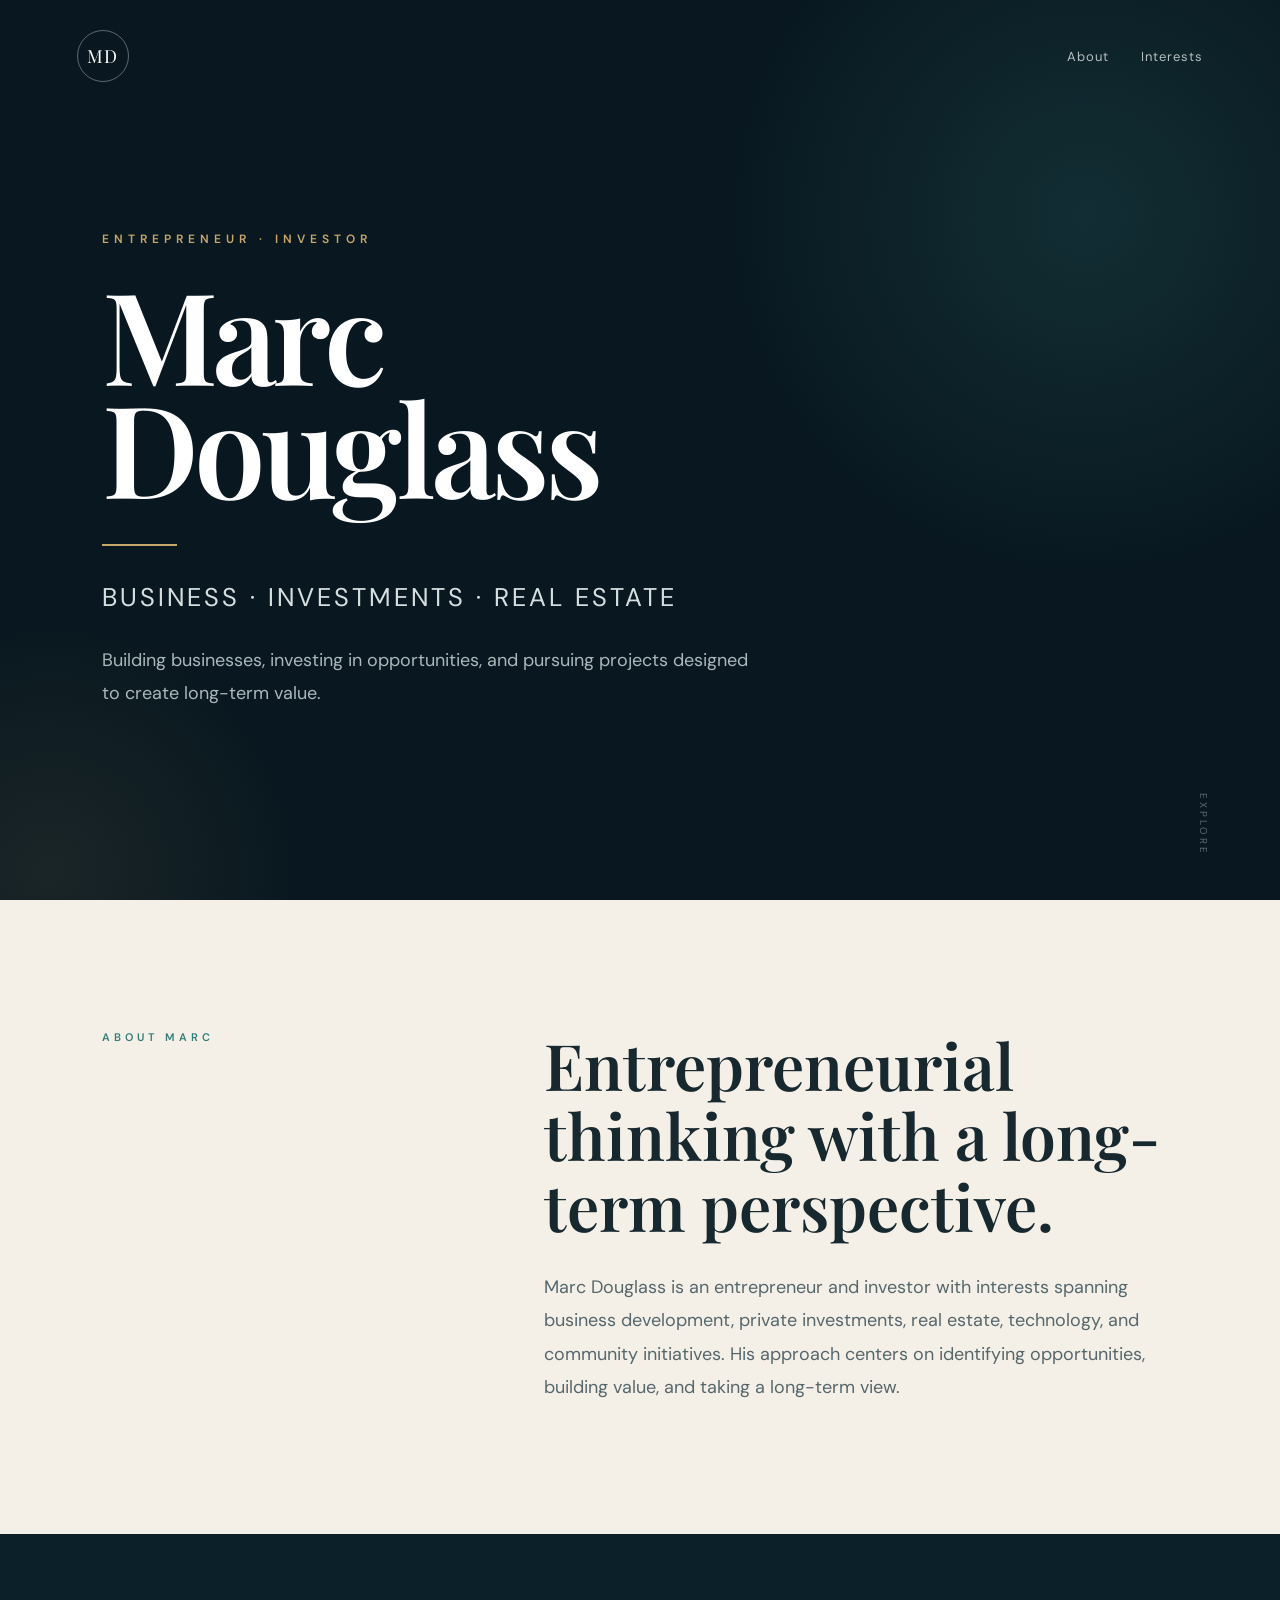
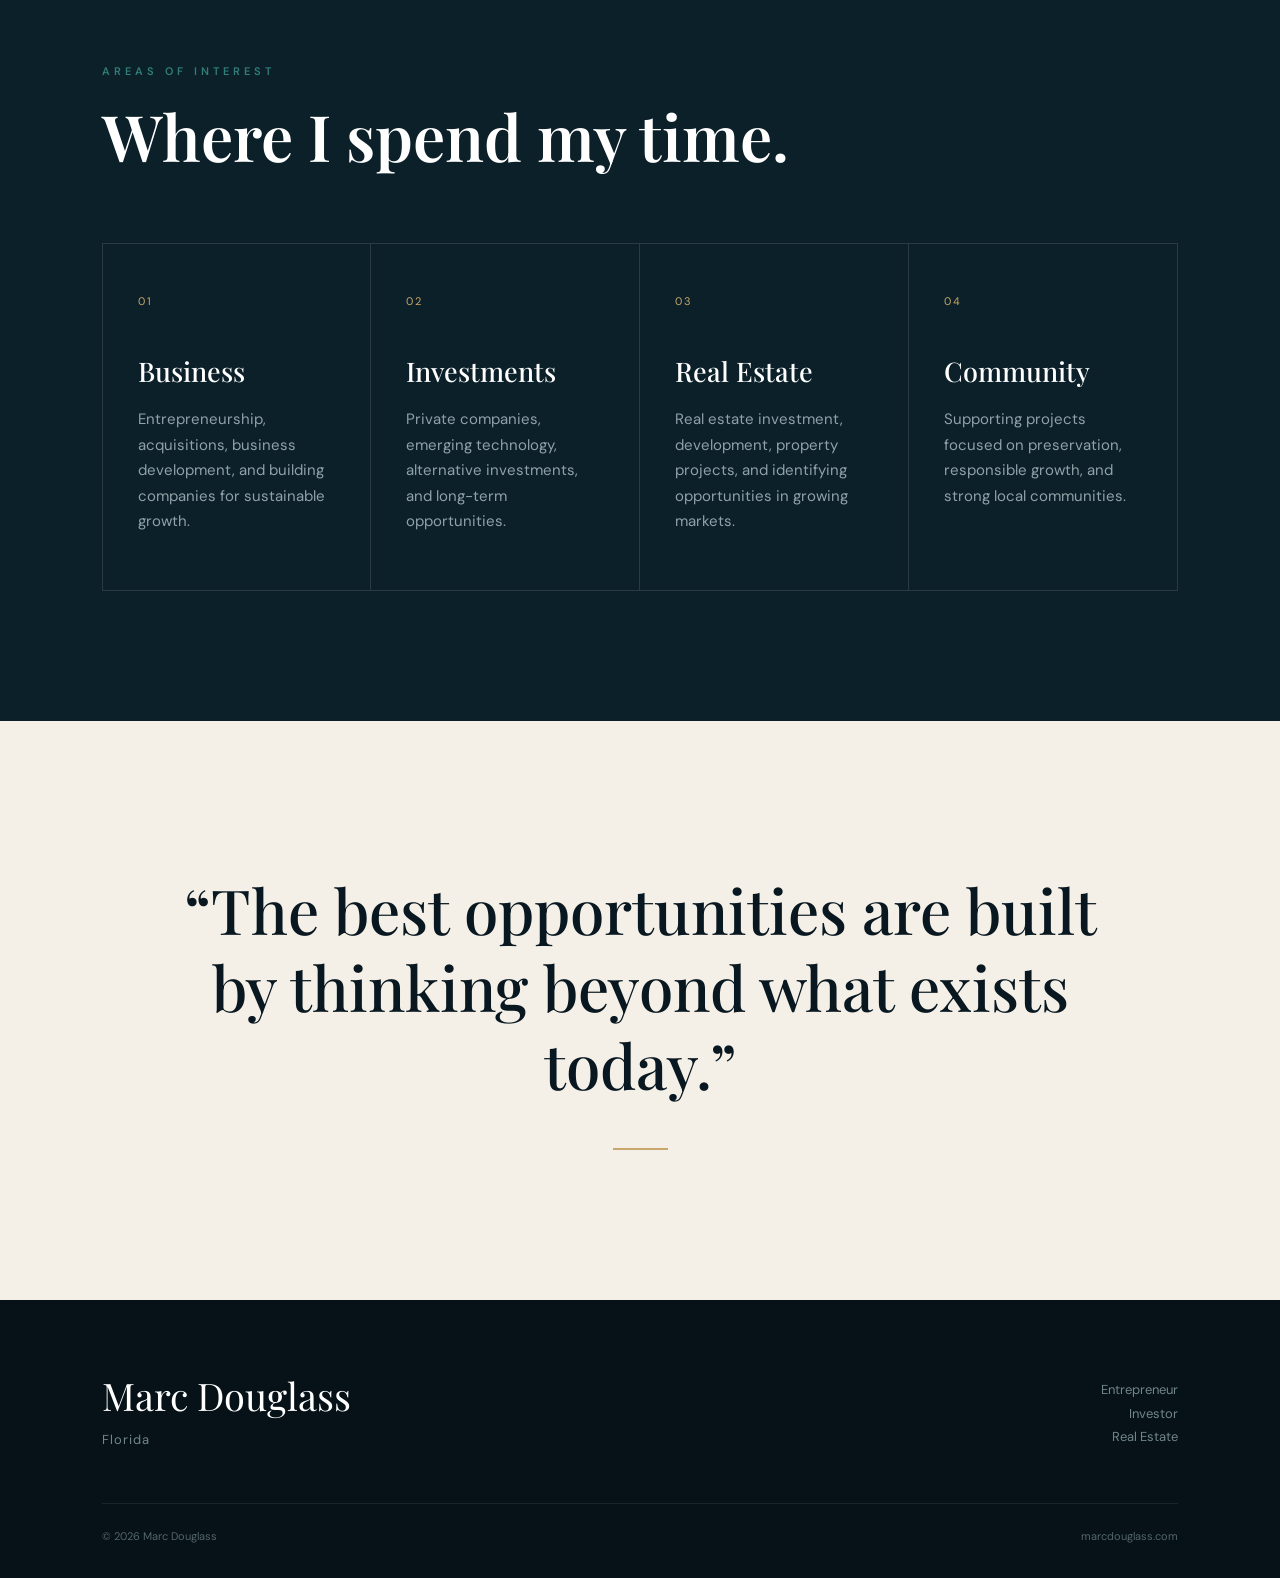
<file: index.html>
<!DOCTYPE html>
<html lang="en">
<head>
    <meta charset="UTF-8">
    <meta name="viewport" content="width=device-width, initial-scale=1.0">

    <!-- SEO -->
    <title>Marc Douglass | Entrepreneur, Investor & Real Estate</title>

    <meta name="description" content="Marc Douglass is an entrepreneur and investor focused on business development, private investments, real estate, technology, and community initiatives.">

    <meta name="robots" content="index, follow">

    <link rel="canonical" href="https://marcdouglass.com/">

    <!-- FAVICON -->
    <link rel="icon" type="image/png" href="/favicon.png">
    <link rel="apple-touch-icon" href="/apple-touch-icon.png">

    <!-- OPEN GRAPH / FACEBOOK / LINKEDIN -->
    <meta property="og:type" content="website">
    <meta property="og:title" content="Marc Douglass | Entrepreneur & Investor">
    <meta property="og:description" content="Entrepreneur and investor with interests spanning business, private investments, real estate, technology, and community initiatives.">
    <meta property="og:url" content="https://marcdouglass.com/">
    <meta property="og:site_name" content="Marc Douglass">

    <!-- X / TWITTER -->
    <meta name="twitter:card" content="summary">
    <meta name="twitter:title" content="Marc Douglass | Entrepreneur & Investor">
    <meta name="twitter:description" content="Business · Investments · Real Estate">

    <!-- STRUCTURED DATA -->
    <script type="application/ld+json">
    {
        "@context": "https://schema.org",
        "@type": "Person",
        "name": "Marc Douglass",
        "url": "https://marcdouglass.com/",
        "jobTitle": "Entrepreneur and Investor",
        "description": "Entrepreneur and investor with interests in business development, private investments, real estate, technology, and community initiatives."
    }
    </script>

    <!-- FONTS -->
    <link rel="preconnect" href="https://fonts.googleapis.com">
    <link rel="preconnect" href="https://fonts.gstatic.com" crossorigin>
    <link href="https://fonts.googleapis.com/css2?family=DM+Sans:wght@400;500;600&family=Playfair+Display:wght@500;600;700&display=swap" rel="stylesheet">

    <style>
        :root {
            --navy: #091820;
            --navy-light: #102832;
            --teal: #317d7a;
            --gold: #c8a76a;
            --cream: #f4f0e8;
            --muted: #aab8bc;
            --line: rgba(255,255,255,.12);
        }

        * {
            box-sizing: border-box;
            margin: 0;
            padding: 0;
        }

        html {
            scroll-behavior: smooth;
        }

        body {
            font-family: "DM Sans", sans-serif;
            background: var(--navy);
            color: white;
            overflow-x: hidden;
        }

        /* NAVIGATION */

        nav {
            position: absolute;
            top: 0;
            left: 0;
            width: 100%;
            z-index: 20;
            display: flex;
            justify-content: space-between;
            align-items: center;
            padding: 30px 6%;
        }

        .logo {
            width: 52px;
            height: 52px;
            border: 1px solid rgba(255,255,255,.35);
            border-radius: 50%;
            display: flex;
            align-items: center;
            justify-content: center;
            font-family: "Playfair Display", serif;
            font-size: 18px;
            letter-spacing: 1px;
        }

        .nav-links {
            display: flex;
            gap: 32px;
        }

        .nav-links a {
            color: rgba(255,255,255,.7);
            text-decoration: none;
            font-size: 13px;
            letter-spacing: 1px;
            transition: .25s;
        }

        .nav-links a:hover {
            color: white;
        }

        /* HERO */

        .hero {
            min-height: 100vh;
            display: flex;
            align-items: center;
            position: relative;
            padding: 140px 8% 100px;
            overflow: hidden;
        }

        .hero::before {
            content: "";
            position: absolute;
            width: 750px;
            height: 750px;
            border-radius: 50%;
            background: radial-gradient(
                circle,
                rgba(49,125,122,.22),
                transparent 68%
            );
            right: -180px;
            top: -160px;
        }

        .hero::after {
            content: "";
            position: absolute;
            width: 500px;
            height: 500px;
            border-radius: 50%;
            background: radial-gradient(
                circle,
                rgba(200,167,106,.09),
                transparent 70%
            );
            left: -200px;
            bottom: -220px;
        }

        .hero-content {
            position: relative;
            z-index: 2;
            max-width: 1050px;
        }

        .eyebrow {
            color: var(--gold);
            text-transform: uppercase;
            letter-spacing: 5px;
            font-size: 12px;
            font-weight: 600;
            margin-bottom: 30px;
        }

        h1 {
            font-family: "Playfair Display", serif;
            font-size: clamp(65px, 10vw, 130px);
            line-height: .88;
            letter-spacing: -5px;
            font-weight: 600;
        }

        .hero-line {
            width: 75px;
            height: 2px;
            background: var(--gold);
            margin: 42px 0 35px;
        }

        .hero-tagline {
            font-size: clamp(19px, 2vw, 27px);
            letter-spacing: 3px;
            text-transform: uppercase;
            font-weight: 400;
            color: #d6dedf;
        }

        .hero-description {
            margin-top: 30px;
            max-width: 650px;
            font-size: 18px;
            line-height: 1.8;
            color: var(--muted);
        }

        .scroll {
            position: absolute;
            bottom: 38px;
            right: 6%;
            font-size: 10px;
            text-transform: uppercase;
            letter-spacing: 3px;
            color: rgba(255,255,255,.35);
            transform: rotate(90deg);
            transform-origin: right;
        }

        /* ABOUT */

        .intro {
            background: var(--cream);
            color: #17282f;
            padding: 130px 8%;
        }

        .intro-grid {
            max-width: 1200px;
            margin: auto;
            display: grid;
            grid-template-columns: .7fr 1.3fr;
            gap: 100px;
            align-items: start;
        }

        .section-label {
            color: var(--teal);
            text-transform: uppercase;
            letter-spacing: 4px;
            font-size: 11px;
            font-weight: 600;
        }

        .intro h2 {
            font-family: "Playfair Display", serif;
            font-size: clamp(40px, 5vw, 66px);
            line-height: 1.1;
            font-weight: 600;
            margin-bottom: 30px;
        }

        .intro p {
            font-size: 18px;
            line-height: 1.85;
            color: #56676c;
            max-width: 700px;
        }

        /* INTERESTS */

        .interests {
            padding: 130px 8%;
            background: #0c2029;
        }

        .section-header {
            max-width: 1200px;
            margin: 0 auto 65px;
        }

        .section-header h2 {
            font-family: "Playfair Display", serif;
            font-size: clamp(42px, 5vw, 65px);
            margin-top: 15px;
            font-weight: 600;
        }

        .cards {
            max-width: 1200px;
            margin: auto;
            display: grid;
            grid-template-columns: repeat(4, 1fr);
            border-top: 1px solid var(--line);
            border-bottom: 1px solid var(--line);
        }

        .card {
            padding: 50px 35px 55px;
            border-right: 1px solid var(--line);
            transition: background .3s, transform .3s;
        }

        .card:first-child {
            border-left: 1px solid var(--line);
        }

        .card:hover {
            background: rgba(255,255,255,.04);
            transform: translateY(-4px);
        }

        .number {
            color: var(--gold);
            font-size: 11px;
            letter-spacing: 2px;
            margin-bottom: 45px;
        }

        .card h3 {
            font-family: "Playfair Display", serif;
            font-size: 27px;
            margin-bottom: 18px;
            font-weight: 500;
        }

        .card p {
            color: #8fa2a8;
            line-height: 1.7;
            font-size: 15px;
        }

        /* STATEMENT */

        .statement {
            background: var(--cream);
            color: var(--navy);
            padding: 150px 8%;
            text-align: center;
        }

        .statement-inner {
            max-width: 950px;
            margin: auto;
        }

        .statement blockquote {
            font-family: "Playfair Display", serif;
            font-size: clamp(37px, 5vw, 62px);
            line-height: 1.25;
            font-weight: 500;
        }

        .statement-line {
            width: 55px;
            height: 2px;
            background: var(--gold);
            margin: 45px auto 0;
        }

        /* FOOTER */

        footer {
            background: #071218;
            padding: 70px 8% 35px;
        }

        .footer-main {
            max-width: 1200px;
            margin: auto;
            display: flex;
            justify-content: space-between;
            align-items: flex-end;
            padding-bottom: 55px;
        }

        .footer-name {
            font-family: "Playfair Display", serif;
            font-size: 38px;
        }

        .footer-location {
            margin-top: 10px;
            color: #71858c;
            font-size: 13px;
            letter-spacing: 1px;
        }

        .footer-tag {
            text-align: right;
            color: #71858c;
            font-size: 13px;
            line-height: 1.8;
        }

        .footer-bottom {
            max-width: 1200px;
            margin: auto;
            padding-top: 25px;
            border-top: 1px solid rgba(255,255,255,.08);
            display: flex;
            justify-content: space-between;
            color: #53656b;
            font-size: 11px;
        }

        /* ANIMATION */

        @keyframes fadeUp {
            from {
                opacity: 0;
                transform: translateY(25px);
            }

            to {
                opacity: 1;
                transform: translateY(0);
            }
        }

        .hero-content > * {
            animation: fadeUp .8s ease both;
        }

        .hero-content h1 {
            animation-delay: .1s;
        }

        .hero-line {
            animation-delay: .2s;
        }

        .hero-tagline {
            animation-delay: .3s;
        }

        .hero-description {
            animation-delay: .4s;
        }

        /* MOBILE */

        @media (max-width: 900px) {

            .nav-links {
                display: none;
            }

            h1 {
                letter-spacing: -3px;
            }

            .intro-grid {
                grid-template-columns: 1fr;
                gap: 35px;
            }

            .cards {
                grid-template-columns: 1fr 1fr;
            }

            .footer-main {
                flex-direction: column;
                align-items: flex-start;
                gap: 30px;
            }

            .footer-tag {
                text-align: left;
            }
        }

        @media (max-width: 600px) {

            nav {
                padding: 25px;
            }

            .hero {
                padding: 130px 25px 90px;
            }

            h1 {
                font-size: 65px;
                letter-spacing: -2px;
            }

            .hero-tagline {
                font-size: 16px;
                letter-spacing: 2px;
            }

            .intro,
            .interests,
            .statement {
                padding: 90px 25px;
            }

            .cards {
                grid-template-columns: 1fr;
            }

            .card,
            .card:first-child {
                border-left: 1px solid var(--line);
                border-right: 1px solid var(--line);
                border-bottom: 1px solid var(--line);
            }

            .footer-bottom {
                flex-direction: column;
                gap: 10px;
            }

            .scroll {
                display: none;
            }
        }
    </style>
</head>

<body>

<nav>
    <div class="logo">MD</div>

    <div class="nav-links">
        <a href="#about">About</a>
        <a href="#interests">Interests</a>
    </div>
</nav>


<section class="hero">

    <div class="hero-content">

        <div class="eyebrow">
            Entrepreneur · Investor
        </div>

        <h1>
            Marc<br>
            Douglass
        </h1>

        <div class="hero-line"></div>

        <div class="hero-tagline">
            Business · Investments · Real Estate
        </div>

        <p class="hero-description">
            Building businesses, investing in opportunities, and pursuing
            projects designed to create long-term value.
        </p>

    </div>

    <div class="scroll">Explore</div>

</section>


<section class="intro" id="about">

    <div class="intro-grid">

        <div>
            <div class="section-label">About Marc</div>
        </div>

        <div>

            <h2>
                Entrepreneurial thinking with a long-term perspective.
            </h2>

            <p>
                Marc Douglass is an entrepreneur and investor with interests
                spanning business development, private investments, real estate,
                technology, and community initiatives. His approach centers on
                identifying opportunities, building value, and taking a
                long-term view.
            </p>

        </div>

    </div>

</section>


<section class="interests" id="interests">

    <div class="section-header">

        <div class="section-label">
            Areas of Interest
        </div>

        <h2>
            Where I spend my time.
        </h2>

    </div>

    <div class="cards">

        <div class="card">

            <div class="number">01</div>

            <h3>Business</h3>

            <p>
                Entrepreneurship, acquisitions, business development,
                and building companies for sustainable growth.
            </p>

        </div>


        <div class="card">

            <div class="number">02</div>

            <h3>Investments</h3>

            <p>
                Private companies, emerging technology, alternative
                investments, and long-term opportunities.
            </p>

        </div>


        <div class="card">

            <div class="number">03</div>

            <h3>Real Estate</h3>

            <p>
                Real estate investment, development, property projects,
                and identifying opportunities in growing markets.
            </p>

        </div>


        <div class="card">

            <div class="number">04</div>

            <h3>Community</h3>

            <p>
                Supporting projects focused on preservation,
                responsible growth, and strong local communities.
            </p>

        </div>

    </div>

</section>


<section class="statement">

    <div class="statement-inner">

        <blockquote>
            “The best opportunities are built by thinking beyond
            what exists today.”
        </blockquote>

        <div class="statement-line"></div>

    </div>

</section>


<footer>

    <div class="footer-main">

        <div>

            <div class="footer-name">
                Marc Douglass
            </div>

            <div class="footer-location">
                Florida
            </div>

        </div>

        <div class="footer-tag">
            Entrepreneur<br>
            Investor<br>
            Real Estate
        </div>

    </div>


    <div class="footer-bottom">

        <span>
            © 2026 Marc Douglass
        </span>

        <span>
            marcdouglass.com
        </span>

    </div>

</footer>

</body>
</html>
</file>
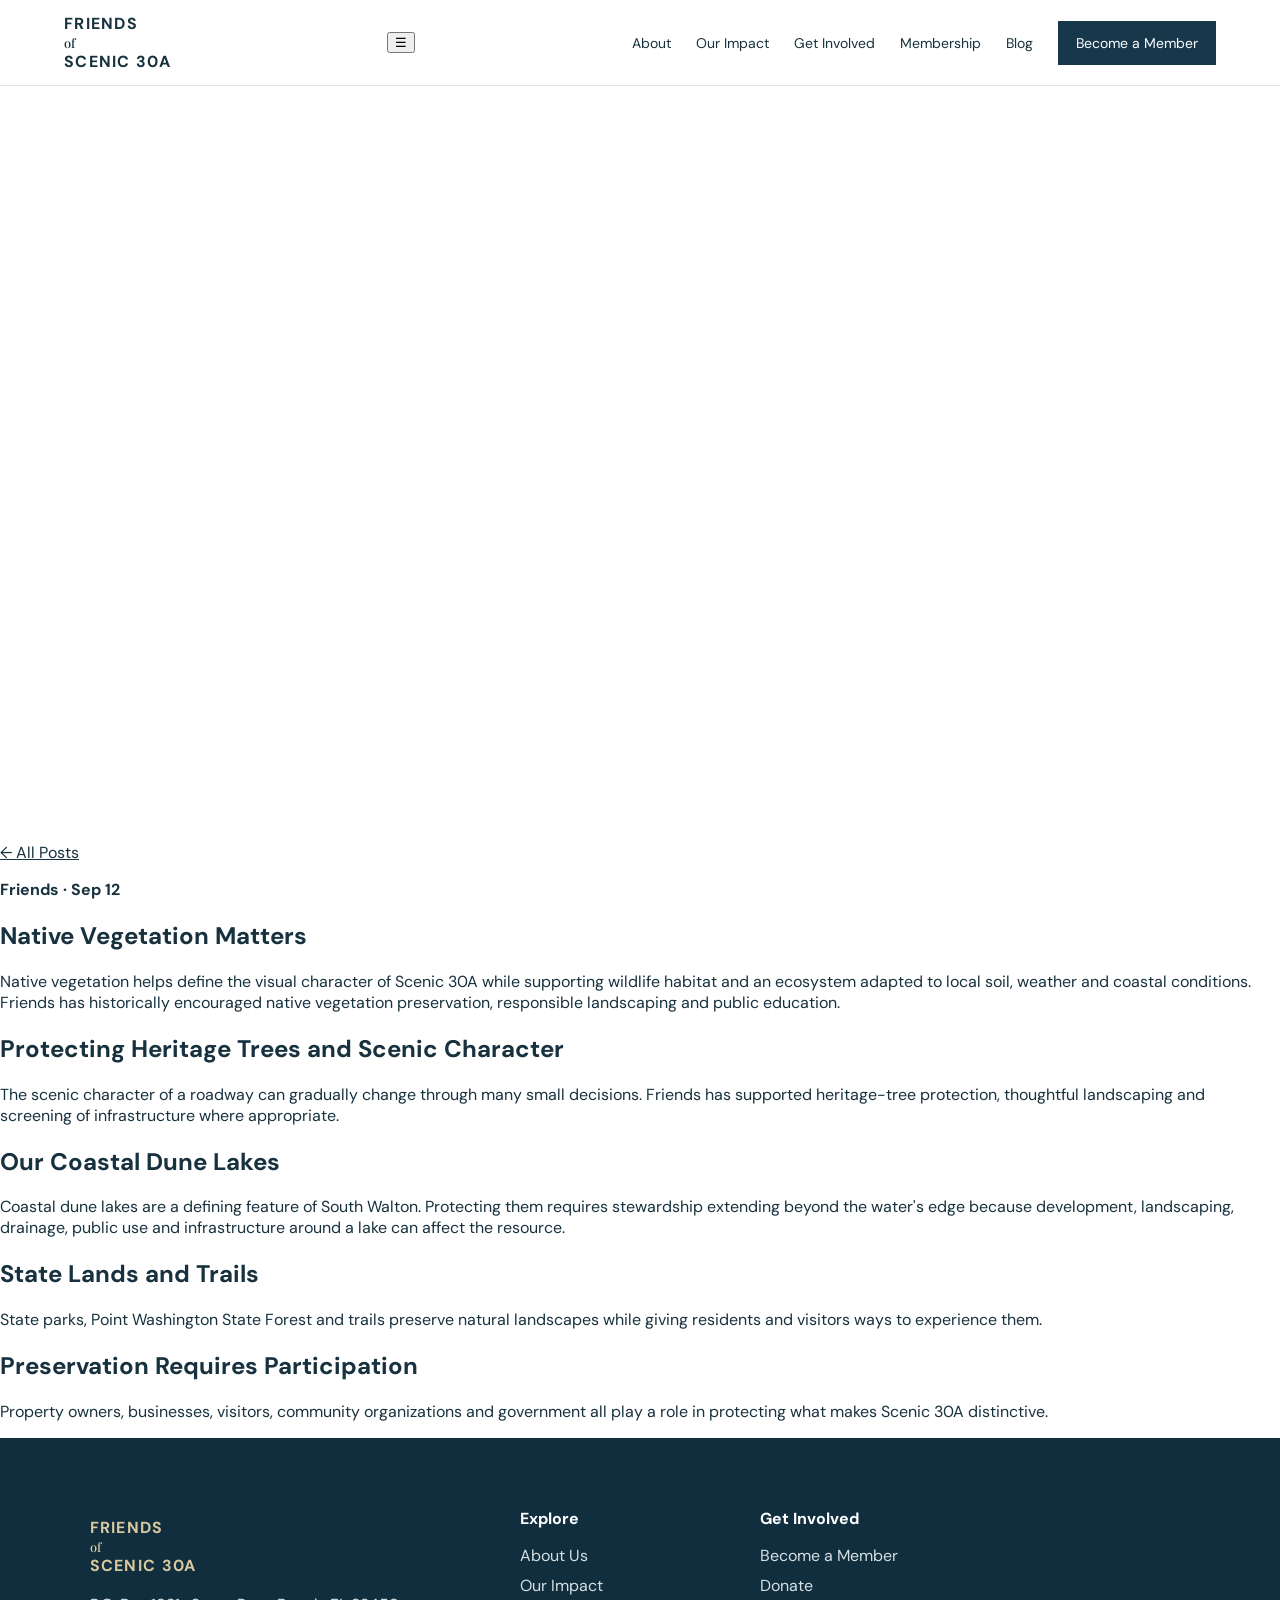
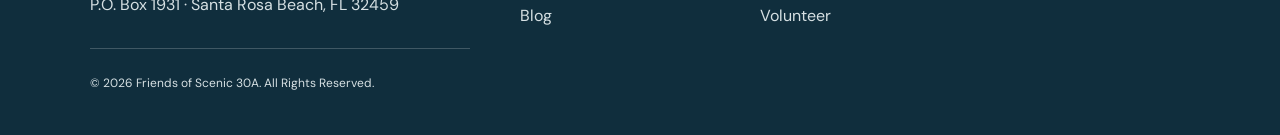
<file: blog/protecting-natural-character.html>
<!doctype html><html><head><meta charset="utf-8"><meta name="viewport" content="width=device-width,initial-scale=1"><title>Protecting the Natural Character of Scenic 30A | Friends of Scenic 30A</title><link rel="stylesheet" href="/css/style.css"></head><body><header class="site-header">
  <a class="brand" href="/index.html">FRIENDS <span>of</span> SCENIC 30A</a>
  <button class="menu-btn" aria-label="Open menu">☰</button>
  <nav>
    <a href="/about.html">About</a>
    <a href="/impact.html">Our Impact</a>
    <a href="/get-involved.html">Get Involved</a>
    <a href="/membership.html">Membership</a>
    <a href="/blog.html">Blog</a>
    <a class="nav-cta" href="/membership.html">Become a Member</a>
  </nav>
</header><div class="hero"><div class="wrap"><div class="eyebrow">BLOG</div><h1>Protecting the Natural Character of Scenic 30A</h1><p class="lead">Friends of Scenic 30A</p></div></div><section><article class="article"><p><a href="/blog.html">← All Posts</a></p><p><strong>Friends · Sep 12</strong></p><h2>Native Vegetation Matters</h2><p>Native vegetation helps define the visual character of Scenic 30A while supporting wildlife habitat and an ecosystem adapted to local soil, weather and coastal conditions. Friends has historically encouraged native vegetation preservation, responsible landscaping and public education.</p><h2>Protecting Heritage Trees and Scenic Character</h2><p>The scenic character of a roadway can gradually change through many small decisions. Friends has supported heritage-tree protection, thoughtful landscaping and screening of infrastructure where appropriate.</p><h2>Our Coastal Dune Lakes</h2><p>Coastal dune lakes are a defining feature of South Walton. Protecting them requires stewardship extending beyond the water's edge because development, landscaping, drainage, public use and infrastructure around a lake can affect the resource.</p><h2>State Lands and Trails</h2><p>State parks, Point Washington State Forest and trails preserve natural landscapes while giving residents and visitors ways to experience them.</p><h2>Preservation Requires Participation</h2><p>Property owners, businesses, visitors, community organizations and government all play a role in protecting what makes Scenic 30A distinctive.</p></article></section><footer class="footer">
  <div>
    <a class="brand light" href="/index.html">FRIENDS <span>of</span> SCENIC 30A</a>
    <p>P.O. Box 1931 · Santa Rosa Beach, FL 32459</p>
    <p class="copyright">© 2026 Friends of Scenic 30A. All Rights Reserved.</p>
  </div>
  <div><strong>Explore</strong><a href="/about.html">About Us</a><a href="/impact.html">Our Impact</a><a href="/blog.html">Blog</a></div>
  <div><strong>Get Involved</strong><a href="/membership.html">Become a Member</a><a href="https://square.link/u/Yzxyi16L">Donate</a><a href="/get-involved.html">Volunteer</a></div>
</footer><script src="/js/main.js"></script></body></html>
</file>
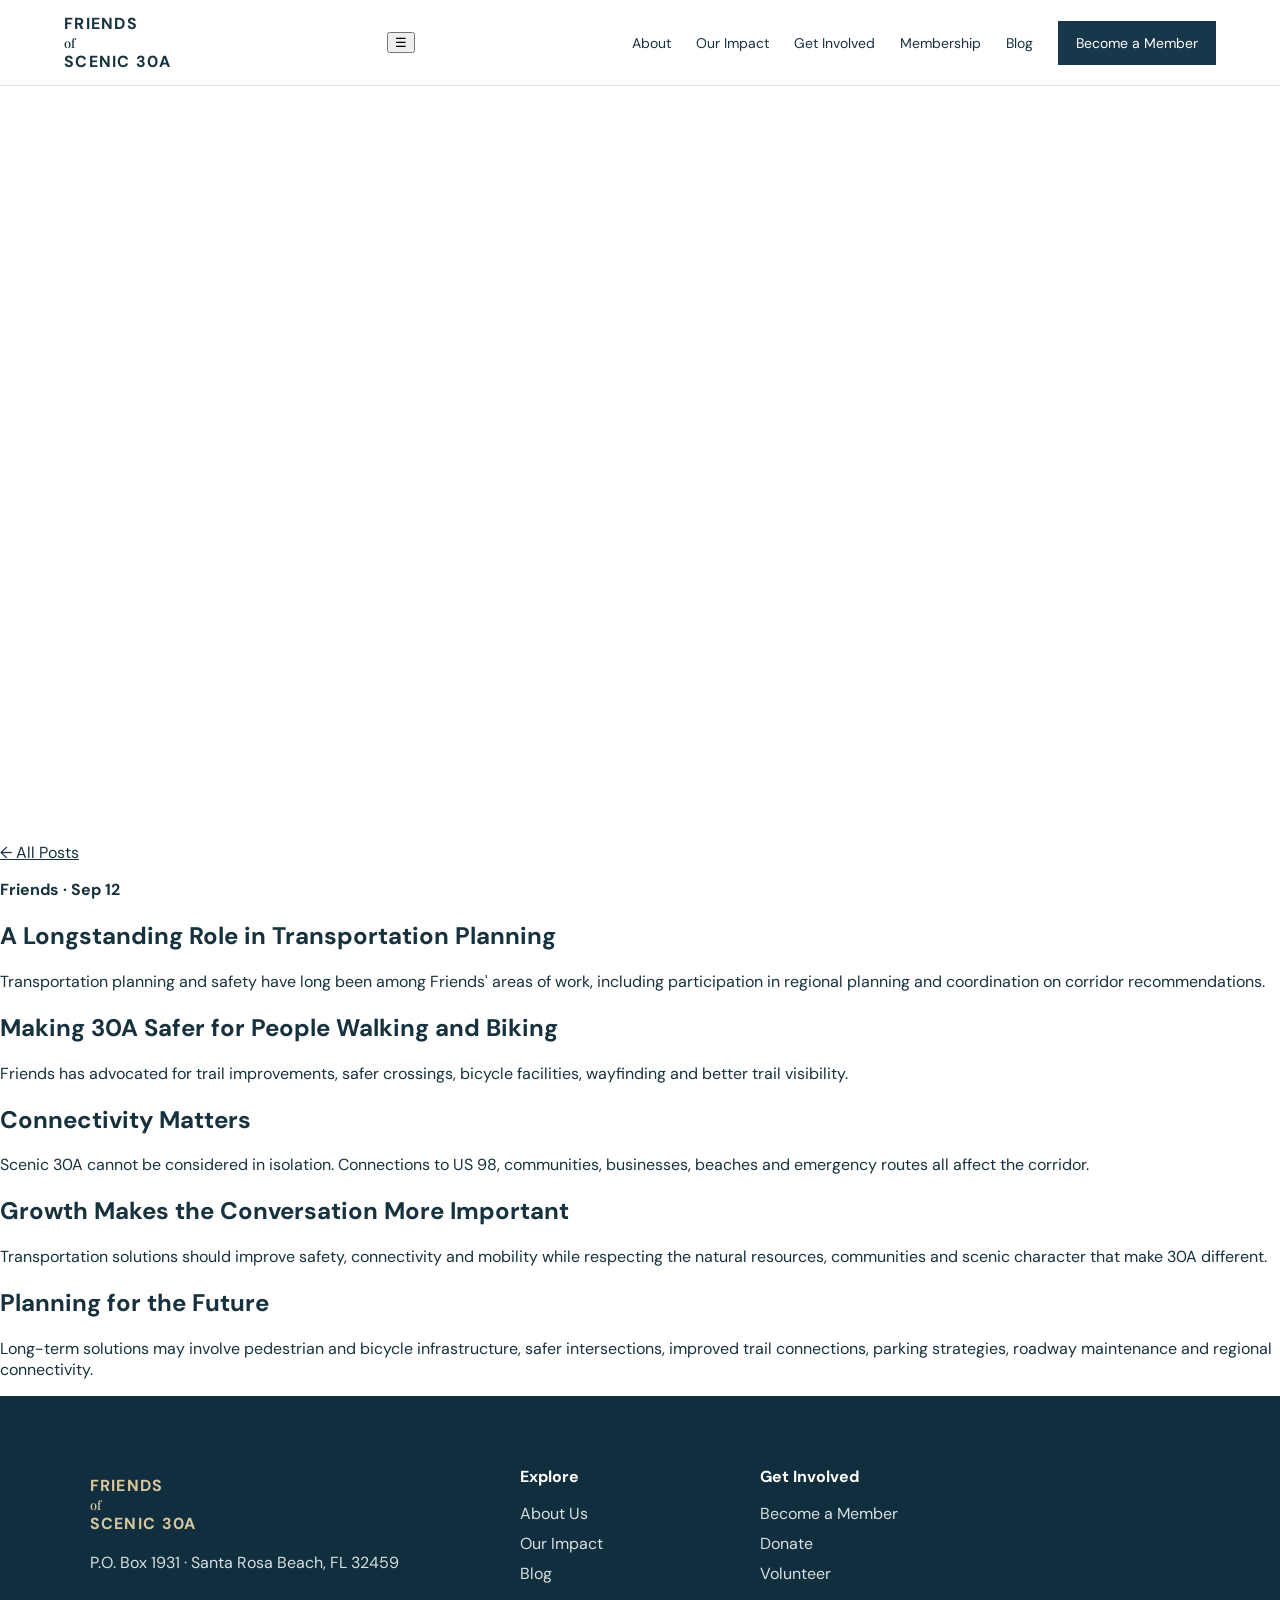
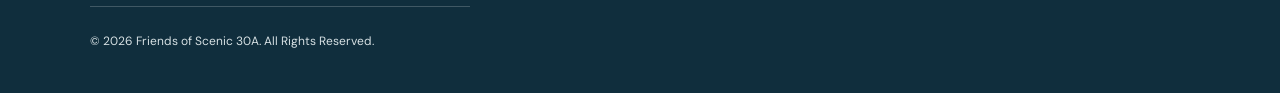
<file: blog/transportation-mission.html>
<!doctype html><html><head><meta charset="utf-8"><meta name="viewport" content="width=device-width,initial-scale=1"><title>Transportation Has Always Been Part of Friends of Scenic 30A's Mission | Friends of Scenic 30A</title><link rel="stylesheet" href="/css/style.css"></head><body><header class="site-header">
  <a class="brand" href="/index.html">FRIENDS <span>of</span> SCENIC 30A</a>
  <button class="menu-btn" aria-label="Open menu">☰</button>
  <nav>
    <a href="/about.html">About</a>
    <a href="/impact.html">Our Impact</a>
    <a href="/get-involved.html">Get Involved</a>
    <a href="/membership.html">Membership</a>
    <a href="/blog.html">Blog</a>
    <a class="nav-cta" href="/membership.html">Become a Member</a>
  </nav>
</header><div class="hero"><div class="wrap"><div class="eyebrow">BLOG</div><h1>Transportation Has Always Been Part of Friends of Scenic 30A's Mission</h1><p class="lead">Friends of Scenic 30A</p></div></div><section><article class="article"><p><a href="/blog.html">← All Posts</a></p><p><strong>Friends · Sep 12</strong></p><h2>A Longstanding Role in Transportation Planning</h2><p>Transportation planning and safety have long been among Friends' areas of work, including participation in regional planning and coordination on corridor recommendations.</p><h2>Making 30A Safer for People Walking and Biking</h2><p>Friends has advocated for trail improvements, safer crossings, bicycle facilities, wayfinding and better trail visibility.</p><h2>Connectivity Matters</h2><p>Scenic 30A cannot be considered in isolation. Connections to US 98, communities, businesses, beaches and emergency routes all affect the corridor.</p><h2>Growth Makes the Conversation More Important</h2><p>Transportation solutions should improve safety, connectivity and mobility while respecting the natural resources, communities and scenic character that make 30A different.</p><h2>Planning for the Future</h2><p>Long-term solutions may involve pedestrian and bicycle infrastructure, safer intersections, improved trail connections, parking strategies, roadway maintenance and regional connectivity.</p></article></section><footer class="footer">
  <div>
    <a class="brand light" href="/index.html">FRIENDS <span>of</span> SCENIC 30A</a>
    <p>P.O. Box 1931 · Santa Rosa Beach, FL 32459</p>
    <p class="copyright">© 2026 Friends of Scenic 30A. All Rights Reserved.</p>
  </div>
  <div><strong>Explore</strong><a href="/about.html">About Us</a><a href="/impact.html">Our Impact</a><a href="/blog.html">Blog</a></div>
  <div><strong>Get Involved</strong><a href="/membership.html">Become a Member</a><a href="https://square.link/u/Yzxyi16L">Donate</a><a href="/get-involved.html">Volunteer</a></div>
</footer><script src="/js/main.js"></script></body></html>
</file>
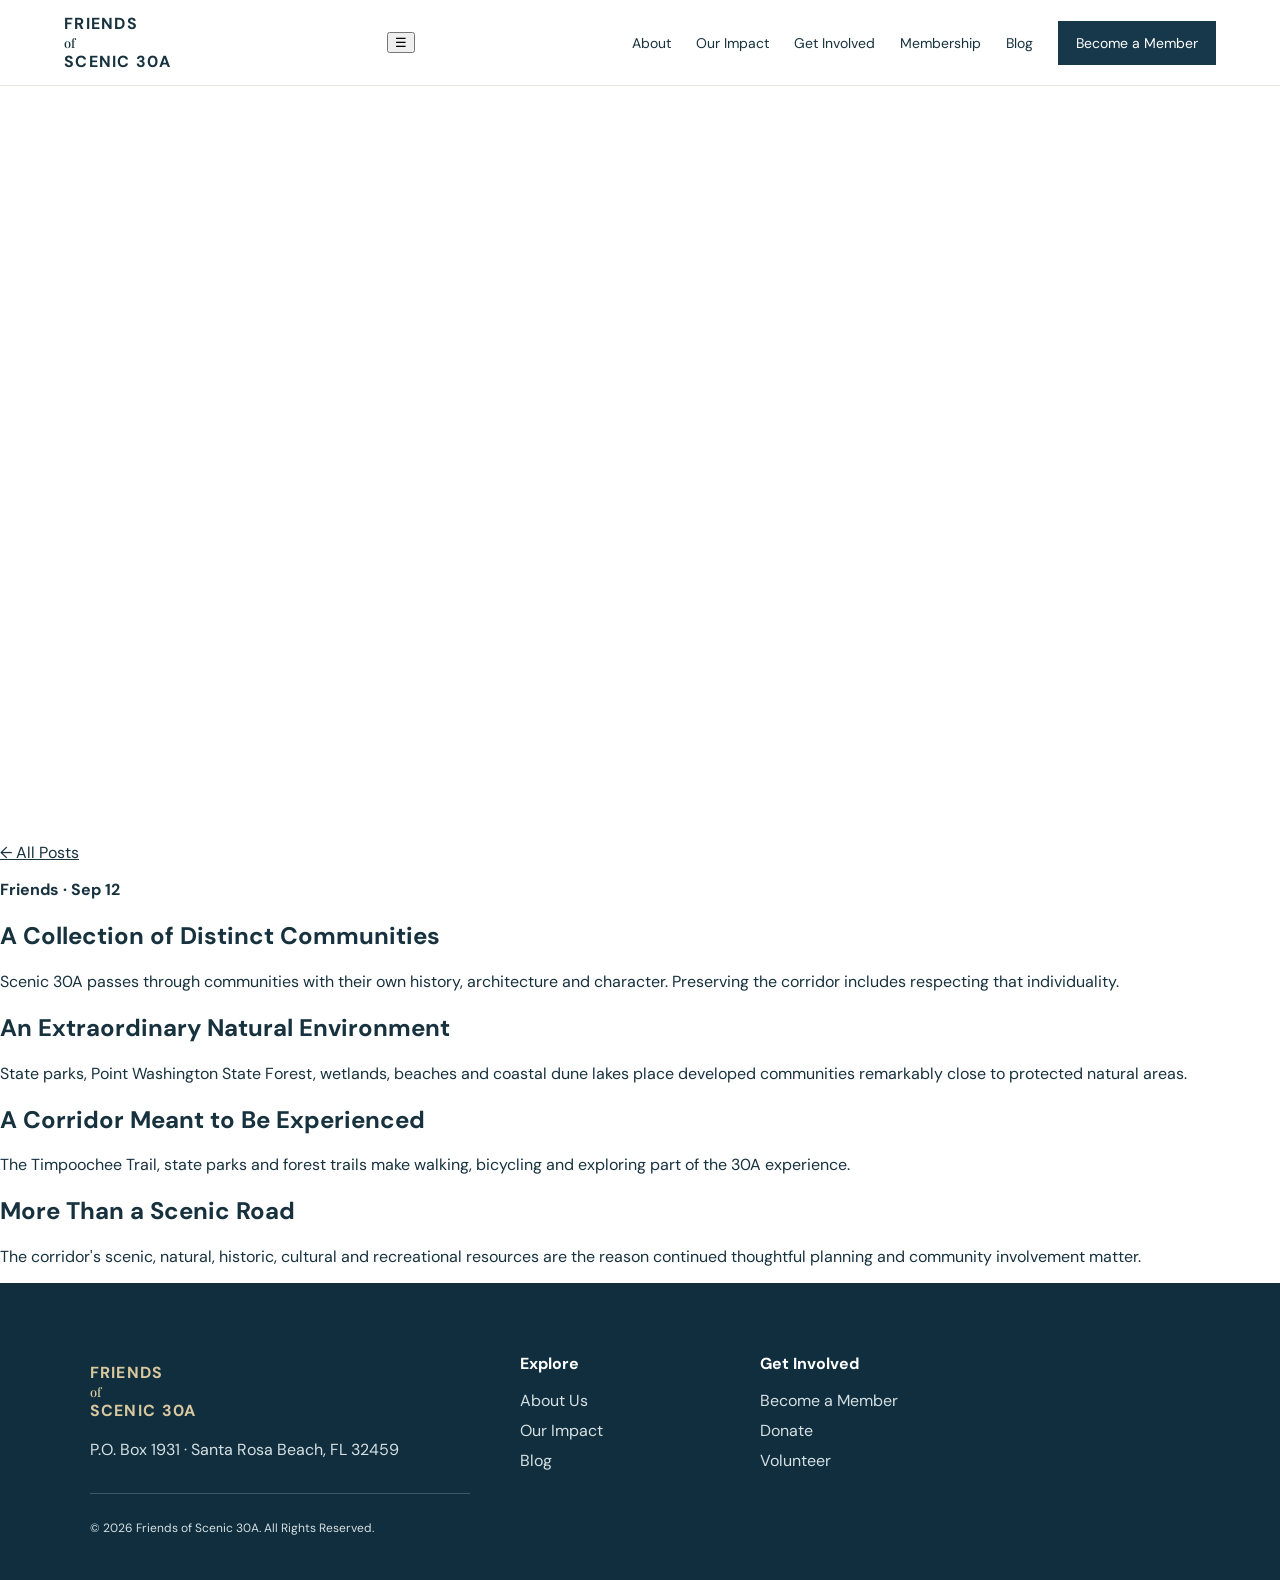
<file: blog/what-makes-30a-special.html>
<!doctype html><html><head><meta charset="utf-8"><meta name="viewport" content="width=device-width,initial-scale=1"><title>What Makes Scenic 30A Special? | Friends of Scenic 30A</title><link rel="stylesheet" href="/css/style.css"></head><body><header class="site-header">
  <a class="brand" href="/index.html">FRIENDS <span>of</span> SCENIC 30A</a>
  <button class="menu-btn" aria-label="Open menu">☰</button>
  <nav>
    <a href="/about.html">About</a>
    <a href="/impact.html">Our Impact</a>
    <a href="/get-involved.html">Get Involved</a>
    <a href="/membership.html">Membership</a>
    <a href="/blog.html">Blog</a>
    <a class="nav-cta" href="/membership.html">Become a Member</a>
  </nav>
</header><div class="hero"><div class="wrap"><div class="eyebrow">BLOG</div><h1>What Makes Scenic 30A Special?</h1><p class="lead">Friends of Scenic 30A</p></div></div><section><article class="article"><p><a href="/blog.html">← All Posts</a></p><p><strong>Friends · Sep 12</strong></p><h2>A Collection of Distinct Communities</h2><p>Scenic 30A passes through communities with their own history, architecture and character. Preserving the corridor includes respecting that individuality.</p><h2>An Extraordinary Natural Environment</h2><p>State parks, Point Washington State Forest, wetlands, beaches and coastal dune lakes place developed communities remarkably close to protected natural areas.</p><h2>A Corridor Meant to Be Experienced</h2><p>The Timpoochee Trail, state parks and forest trails make walking, bicycling and exploring part of the 30A experience.</p><h2>More Than a Scenic Road</h2><p>The corridor's scenic, natural, historic, cultural and recreational resources are the reason continued thoughtful planning and community involvement matter.</p></article></section><footer class="footer">
  <div>
    <a class="brand light" href="/index.html">FRIENDS <span>of</span> SCENIC 30A</a>
    <p>P.O. Box 1931 · Santa Rosa Beach, FL 32459</p>
    <p class="copyright">© 2026 Friends of Scenic 30A. All Rights Reserved.</p>
  </div>
  <div><strong>Explore</strong><a href="/about.html">About Us</a><a href="/impact.html">Our Impact</a><a href="/blog.html">Blog</a></div>
  <div><strong>Get Involved</strong><a href="/membership.html">Become a Member</a><a href="https://square.link/u/Yzxyi16L">Donate</a><a href="/get-involved.html">Volunteer</a></div>
</footer><script src="/js/main.js"></script></body></html>
</file>
<file: css/style.css>
@import url('https://fonts.googleapis.com/css2?family=DM+Sans:wght@400;500;600&family=Playfair+Display:wght@500;600&display=swap');
:root{--navy:#17384a;--teal:#2c6570;--sand:#e8d8b8;--cream:#f6f2e8;--ink:#17323e;--white:#fff}
*{box-sizing:border-box}html{scroll-behavior:smooth}body{margin:0;color:var(--ink);font-family:"DM Sans",Arial,sans-serif;background:#fff}a{color:inherit}.site-header{height:86px;padding:0 5vw;display:flex;align-items:center;justify-content:space-between;position:sticky;top:0;z-index:20;background:rgba(255,255,255,.96);border-bottom:1px solid #e7e4dc}.brand,.footer-brand{text-decoration:none;font-weight:700;letter-spacing:.08em}.brand span,.footer-brand span{display:block;font-family:"Playfair Display",serif;font-weight:500;letter-spacing:0;font-size:.8em}.site-header nav{display:flex;align-items:center;gap:25px}.site-header nav a{text-decoration:none;font-size:14px}.nav-cta{background:var(--navy);color:#fff;padding:13px 18px}.menu{display:none;background:none;border:0;font-size:25px}.hero{min-height:740px;position:relative;display:flex;align-items:center;padding:8vw 7vw;color:#fff;background:url("https://static.wixstatic.com/media/de29ed_8eb7518ba17249409ff94053f3396d3d~mv2.jpg/v1/fill/w_1800,h_1100,al_c,q_90/20260905_125033.jpg") center/cover no-repeat}.hero-shade{position:absolute;inset:0;background:linear-gradient(90deg,rgba(8,39,52,.78),rgba(8,39,52,.12))}.hero-copy{position:relative;max-width:820px}.eyebrow,.kicker{font-size:12px;font-weight:600;letter-spacing:.19em;margin-bottom:20px}.hero h1,.intro h2,.impact h2,.why h2,.involved h2,.gallery h2,.resources h2{font-family:"Playfair Display",Georgia,serif;font-weight:500}.hero h1{font-size:clamp(56px,7vw,102px);line-height:.96;margin:0 0 28px}.lead{font-size:19px;line-height:1.65;max-width:720px}.actions{display:flex;align-items:center;gap:14px;margin-top:34px;flex-wrap:wrap}.btn{padding:15px 22px;text-decoration:none;font-weight:600;font-size:14px}.primary{background:#fff;color:var(--navy)}.ghost{border:1px solid #fff}.text-link{margin-left:10px}.intro,.involved,.gallery,.resources{padding:100px 7vw}.intro>h2,.involved>h2,.gallery h2,.resources h2{font-size:clamp(40px,5vw,68px);margin:0 0 20px}.intro-text{font-size:18px;line-height:1.7;max-width:780px}.cards{display:grid;grid-template-columns:repeat(4,1fr);gap:1px;background:#d8d6cf;margin-top:60px}.cards article{background:#fff;padding:36px 28px;min-height:330px}.num{font-size:12px;letter-spacing:.15em;color:#6c7c81}.cards h3{font-family:"Playfair Display",serif;font-size:25px}.cards p,.why p,.resources>p{line-height:1.7;color:#52656b}.impact{background:var(--navy);color:#fff;padding:105px 7vw;display:grid;grid-template-columns:1fr 1fr;gap:9vw}.light{color:#d9c89f}.impact h2{font-size:clamp(42px,5vw,72px);margin:0}.impact-list article{display:flex;gap:25px;padding:24px 0;border-top:1px solid rgba(255,255,255,.25)}.impact-list article span{color:#cdbd97}.impact-list h3{margin:0 0 8px;font-family:"Playfair Display",serif;font-size:25px}.impact-list p{margin:0;color:#d5dfe2}.sand{display:inline-block;margin-top:25px;background:var(--sand);color:var(--navy)}.why{display:grid;grid-template-columns:1.05fr .95fr;min-height:650px}.why-photo{background:url("https://static.wixstatic.com/media/de29ed_57e1d0b51164473e971ef0512ffa7b80~mv2.jpg/v1/fill/w_1200,h_900,al_c,q_90/dune.jpg") center/cover}.why-copy{padding:90px 8vw;background:var(--cream)}.why h2{font-size:56px;margin:0 0 25px}.why h3{font-family:"Playfair Display",serif;font-size:27px;margin-top:40px}.involved{text-align:center}.involved-grid{display:grid;grid-template-columns:1fr 1fr;gap:20px;max-width:1000px;margin:50px auto 0;text-align:left}.involved-grid article{padding:45px;background:var(--cream)}.involved-grid h3{font-family:"Playfair Display",serif;font-size:32px;margin:0}.involved-grid a{font-weight:600}.gallery{background:#edf1ef}.section-head{display:flex;justify-content:space-between;gap:40px;align-items:end}.section-head>p{max-width:460px;line-height:1.6}.gallery-grid{display:grid;grid-template-columns:2fr 1fr 1fr;grid-template-rows:260px 260px;gap:12px;margin-top:45px}.g{background-size:cover;background-position:center}.g1{grid-row:1/3;background-image:url("https://static.wixstatic.com/media/de29ed_14a92be8baa5486a9bf5f1b409e78678~mv2.jpg/v1/fill/w_1000,h_1100,al_c,q_85/de29ed_14a92be8baa5486a9bf5f1b409e78678~mv2.jpg")}.g2{background-image:url("https://static.wixstatic.com/media/de29ed_ab0119dfe6f642f2acb7372047b8d1c4~mv2.jpg/v1/fill/w_800,h_600,al_c,q_85/de29ed_ab0119dfe6f642f2acb7372047b8d1c4~mv2.jpg")}.g3{background-image:url("https://static.wixstatic.com/media/de29ed_57e1d0b51164473e971ef0512ffa7b80~mv2.jpg/v1/fill/w_800,h_600,al_c,q_85/dune.jpg")}.g4{grid-column:2/4;background-image:url("https://static.wixstatic.com/media/de29ed_b43b49b260104919b60d79f4ef0fc92d~mv2.png/v1/fill/w_1200,h_600,al_c,q_90/de29ed_b43b49b260104919b60d79f4ef0fc92d~mv2.png")}.resources{background:#fff}.resource-links{display:grid;grid-template-columns:repeat(3,1fr);margin-top:40px;border-top:1px solid #ccc}.resource-links a{padding:22px 0;border-bottom:1px solid #ccc;text-decoration:none}footer{background:#102e3d;color:#fff;padding:70px 7vw 30px;display:grid;grid-template-columns:2fr 1fr 1fr 1fr;gap:50px}footer strong{display:block;margin-bottom:16px}footer a{display:block;text-decoration:none;color:#d6e0e3;margin:9px 0}footer p{color:#d6e0e3;line-height:1.6}.copyright{grid-column:1/-1;border-top:1px solid rgba(255,255,255,.2);padding-top:25px;margin-top:30px;font-size:12px}
@media(max-width:900px){.site-header nav{display:none}.site-header nav.open{display:flex;position:absolute;top:86px;left:0;right:0;background:#fff;flex-direction:column;align-items:stretch;padding:25px}.menu{display:block}.cards{grid-template-columns:1fr 1fr}.impact,.why{grid-template-columns:1fr}.why-photo{min-height:450px}.gallery-grid{grid-template-columns:1fr 1fr}.g1{grid-row:auto}.g4{grid-column:1/3}.resource-links{grid-template-columns:1fr 1fr}footer{grid-template-columns:1fr 1fr}}@media(max-width:600px){.hero{min-height:650px}.hero h1{font-size:53px}.intro,.involved,.gallery,.resources{padding:75px 6vw}.cards,.involved-grid,.resource-links{grid-template-columns:1fr}.impact{padding:75px 6vw}.why-copy{padding:70px 6vw}.gallery-grid{display:block}.g{height:260px;margin-bottom:10px}.section-head{display:block}footer{grid-template-columns:1fr}}
</file>
